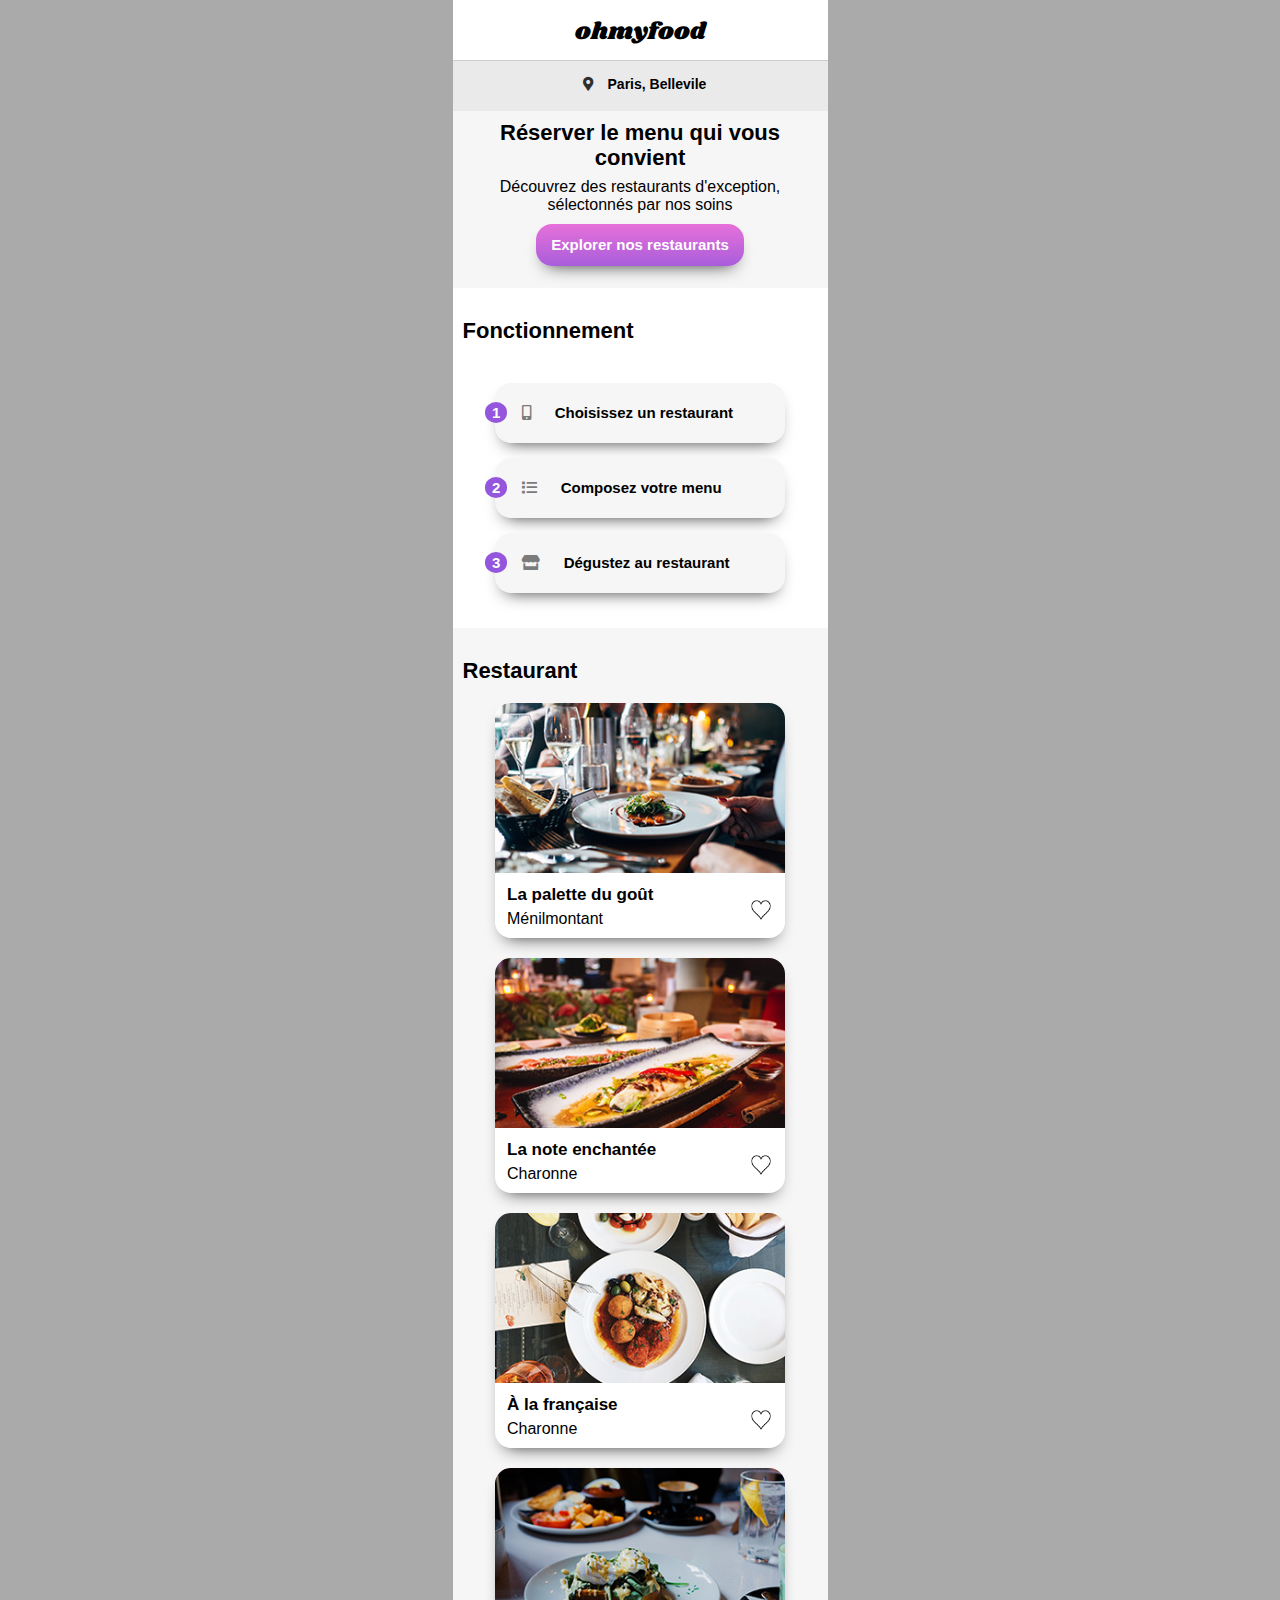
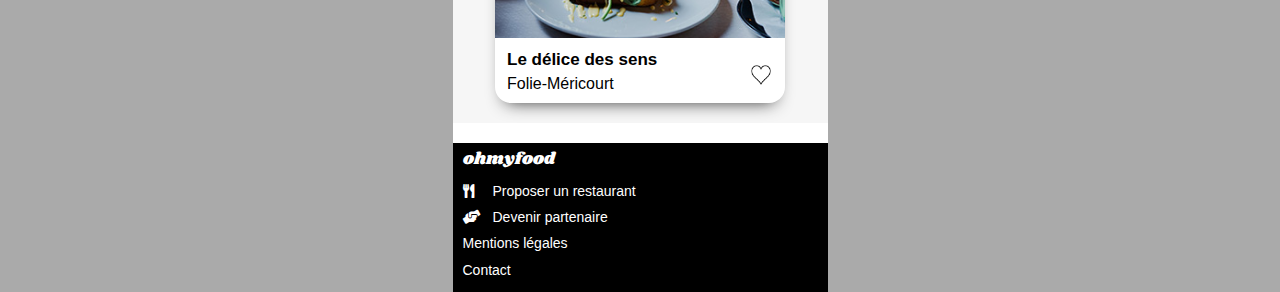
<file: index.html>
<!DOCTYPE html>
<html lang="fr">
<head>
	<meta charset="UTF-8">
	<title>OHMYFOOD</title>
	<link href="https://cdnjs.cloudflare.com/ajax/libs/font-awesome/5.15.4/css/all.min.css" rel="stylesheet"/>
	<link rel="stylesheet" type="text/css" href="css/normalize.css"/>
	<link rel="stylesheet" type="text/css" href="css/style.css"/>

</head>
<body>

<main id="main_wrapper" class="main_wrapper">


	<header id="header" class="header">
		<a href="index.html" >ohmyfood</a>
	</header>


	<div class="locate">
		<span class="locate__content"><i class="fas fa-map-marker-alt"></i> Paris, Bellevile</span>
	</div>

	<div class="reservation">
		<H2>Réserver le menu qui vous convient</H2>
		<div>Découvrez des restaurants d'exception,</br> sélectonnés par nos soins</div>
		<div class="explore">
			<a href="#">Explorer nos restaurants</a>
		</div>
	</div>

	<div class="choice_wrapper">

		<span>Fonctionnement</span>

		<div class="button_wrapper">

			<a href="index.html">
				<span class="round">1</span>
				<i class="fas fa-mobile-alt"></i>
				<span class="text">Choisissez un restaurant</span>
			</a>

			<a href="index.html">
				<span class="round">2</span>
				<i class="fas fa-list"></i>
				<span class="text">Composez votre menu</span>
			</a>

			<a href="index.html" class="active">
				<span class="round">3</span>
				<i class="fas fa-store"></i>
				<span class="text">Dégustez au restaurant</span>
			</a>

		</div>

	</div>

	<div class="resto_wrapper">

		<h3>Restaurant</h3>

		<a href="francaise.html" class="resto_link">
			<div class="illus_wrapper">
				<img src="images/picture/jay_wennington.jpg" class="illus">
			</div>

			<div class="resto_link__info">
				<span class="title">La palette du goût </span>
				<span class="local">Ménilmontant</span>
				<img class="resto_link__info__heart" src="images/assets/heart_bck_white.png" />
			</div>
		</a>

		<a href="index.html" class="resto_link">
			<div class="illus_wrapper">
				<img src="images/picture/louis-hansel-shotsoflouis.jpg" class="illus" />
			</div>

			<div class="resto_link__info">
				<span class="title">La note enchantée</span>
				<span class="local">Charonne</span>
				<img class="resto_link__info__heart" src="images/assets/heart_bck_white.png" />
			</div>
		</a>

		<a href="index.html" class="resto_link">
			<div class="illus_wrapper">
				<img src="images/picture/stil.jpg" class="illus">
			</div>

			<div class="resto_link__info">
				<span class="title">À la française</span>
				<span class="local">Charonne</span>
				<img class="resto_link__info__heart" src="images/assets/heart_bck_white.png" />
			</div>
		</a>

		<a href="index.html" class="resto_link">
			<div class="illus_wrapper">
				<img src="images/picture/toa-heftiba.jpg" class="illus">
			</div>

			<div class="resto_link__info">
				<span class="title">Le délice des sens</span>
				<span class="local">Folie-Méricourt</span>
				<img class="resto_link__info__heart" src="images/assets/heart_bck_white.png" />
			</div>
		</a>


	</div>

	<footer class="footer">
		<span class="footer__title">ohmyfood</span>
		<ul>
			<li><a href="#"><i class="fas fa-utensils"></i>Proposer un restaurant</a></li>
			<li><a href="#"><i class="fas fa-hands-helping"></i>Devenir partenaire</a></li>
			<li><a href="#">Mentions légales</a></li>
			<li><a href="#">Contact</a></li>
		</ul>
	</footer>

</main>



</body>
</html>
</file>
<file: css/style.css>
@import url("https://fonts.googleapis.com/css2?family=Shrikhand&display=swap");
/*--------- VAR  --------- */
/* -- reset --*/
input {
  padding: 0 0;
  border: 0;
  font-family: "Raleway", sans-serif;
}

a {
  text-decoration: none;
  color: #000000;
}

ul {
  list-style: none;
  padding: 0;
  margin: 0;
}

H1, H2, H3, H4, H5 {
  padding: 0;
  margin: 0;
}

/* --------  */
body {
  margin: 0;
  width: auto;
  background-color: #aaaaaa;
  font-family: "Roboto Light", arial;
  align-content: center;
}

.main_wrapper {
  max-width: 375px;
  min-width: 375px;
  margin: auto;
  /*
  max-width: 80%;
  min-width: 80%;

  */
  background-color: #ffffff;
}

.header {
  width: 100%;
  height: 60px;
  display: flex;
  overflow: hidden;
  border-bottom: 1px solid #cdcdcd;
  -webkit-box-shadow: 0 7px 4px -8px #898989;
  -moz-box-shadow: 0 7px 4px -8px #898989;
  box-shadow: 0 7px 4px -8px #898989;
}
.header a {
  width: 100%;
  font-size: 24px;
  font-family: "Shrikhand", cursive;
  margin-top: 18px;
  text-align: center;
}

.locate {
  display: flex;
  height: 50px;
  background-color: #eaeaea;
  font-family: "Roboto Light", arial;
  font-size: 14px;
  font-weight: bold;
}
.locate__content {
  width: 100%;
  margin: 15px 0 15px 0;
  text-align: center;
  font-family: "Roboto Light", arial;
}
.locate__content i {
  width: 30px;
  height: 30px;
  color: #2f2f2f;
}

.reservation {
  display: flex;
  flex-direction: column;
  width: 100%;
  padding-bottom: 12px;
  background-color: #f6f6f6;
}
.reservation H2 {
  margin: 9px 0 7px 0;
  width: 100%;
  flex: 0 0 100%;
  text-align: center;
  font-family: "Roboto Light", arial;
  font-size: 22px;
  font-weight: bold;
}
.reservation div {
  text-align: center;
  flex: 0 0 100%;
  flex-wrap: wrap;
  width: 100%;
}
.reservation .explore {
  margin: 10px 0 10px 0;
  display: flex;
  justify-content: center;
}
.reservation .explore a {
  color: #ffffff;
  padding: 12px 15px 12px 15px;
  border-radius: 16px 16px 16px 16px;
  font-family: "Roboto Light", arial;
  font-size: 15px;
  font-weight: bold;
  background: #A95DDB;
  background: -moz-linear-gradient(top, #e671da 0%, #A95DDB 100%);
  background: -webkit-linear-gradient(top, #e671da 0%, #A95DDB 100%);
  background: linear-gradient(to bottom, #e671da 0%, #A95DDB 100%);
  -webkit-box-shadow: 0px 9px 17px -10px rgba(0, 0, 0, 0.84);
  box-shadow: 0px 9px 17px -10px rgba(0, 0, 0, 0.84);
}
.reservation .explore a:hover {
  -webkit-box-shadow: 0px 9px 19px -13px rgba(0, 0, 0, 0.84);
  box-shadow: 0px 9px 19px -13px rgba(0, 0, 0, 0.84);
  opacity: 0.9;
}

.choice_wrapper {
  padding-bottom: 20px;
}
.choice_wrapper > span {
  display: block;
  font-family: "Roboto Light", arial;
  font-size: 22px;
  font-weight: bold;
  margin: 30px 0 20px 10px;
  flex-wrap: wrap;
  flex: 0 0 100%;
}
.choice_wrapper .button_wrapper {
  width: 100%;
  padding-top: 20px;
  display: flex;
  flex-direction: column;
  align-items: center;
  justify-content: center;
}
.choice_wrapper .button_wrapper a {
  flex-wrap: wrap;
  width: 290px;
  height: 60px;
  border-radius: 16px;
  vertical-align: center;
  line-height: 60px;
  margin-bottom: 15px;
  background-color: #f6f6f6;
  font-family: "Roboto Light", arial;
  font-size: 15px;
  font-weight: bold;
  -webkit-box-shadow: 0px 9px 17px -10px rgba(0, 0, 0, 0.84);
  box-shadow: 0px 9px 17px -10px rgba(0, 0, 0, 0.84);
}
.choice_wrapper .button_wrapper a:hover {
  -webkit-box-shadow: 0px 9px 19px -13px rgba(0, 0, 0, 0.84);
  box-shadow: 0px 9px 19px -13px rgba(0, 0, 0, 0.84);
  opacity: 0.9;
}
.choice_wrapper .button_wrapper a .active {
  background-color: #ffbbea;
  /* marche pas ? */
}
.choice_wrapper .button_wrapper a .round {
  border-radius: 50%;
  background: #9356dc;
  color: #fff;
  padding: 2px 7px;
  border-radius: 50%;
  font-size: 15px;
  margin-left: -10px;
}
.choice_wrapper .button_wrapper a i {
  margin-left: 10px;
  color: #7b7b7b;
}
.choice_wrapper .button_wrapper a .text {
  margin-left: 20px;
}

.resto_wrapper {
  display: flex;
  flex-direction: column;
  width: 100%;
  height: auto;
  align-items: center;
  background-color: #f6f6f6;
}
.resto_wrapper h3 {
  display: block;
  font-family: "Roboto Light", arial;
  font-size: 22px;
  font-weight: bold;
  margin: 30px 0 20px 10px;
  align-self: start;
}
.resto_wrapper .resto_link {
  width: 290px;
  height: auto;
  margin-bottom: 20px;
  background-color: #ffffff;
  overflow: hidden;
  -webkit-box-shadow: 0px 9px 17px -10px rgba(0, 0, 0, 0.84);
  box-shadow: 0px 9px 17px -10px rgba(0, 0, 0, 0.84);
  border-radius: 16px;
}
.resto_wrapper .resto_link:hover {
  -webkit-box-shadow: 0px 9px 19px -13px rgba(0, 0, 0, 0.84);
  box-shadow: 0px 9px 19px -13px rgba(0, 0, 0, 0.84);
  opacity: 0.9;
}
.resto_wrapper .resto_link .illus_wrapper {
  width: 100%;
  background-color: #ffbbea;
  height: 170px;
  overflow: hidden;
}
.resto_wrapper .resto_link .illus_wrapper img.illus {
  width: 100%;
  object-fit: cover;
}
.resto_wrapper .resto_link__info {
  margin-bottom: 6px;
  width: 100%;
  height: auto;
  position: relative;
}
.resto_wrapper .resto_link__info span.title {
  font-family: "Roboto Light", arial;
  font-size: 17px;
  font-weight: bold;
  float: left;
  margin: 12px 0 0 12px;
  clear: both;
}
.resto_wrapper .resto_link__info span.local {
  margin: 5px 0 10px 12px;
  float: left;
  clear: both;
}
.resto_wrapper .resto_link__info__heart {
  height: 20px;
  width: 20px;
  float: right;
  margin: -5px 5% 0 0;
  display: inline-block;
  color: #b6b6b6;
  font-size: 20px;
}
.resto_wrapper .resto_link__info__heart:hover {
  background: #A95DDB;
  background: -moz-linear-gradient(top, #e671da 0%, #A95DDB 100%);
  background: -webkit-linear-gradient(top, #e671da 0%, #A95DDB 100%);
  background: linear-gradient(to bottom, #e671da 0%, #A95DDB 100%);
}

/* ---------- PAGE 2 MENU -------------- */
.menu {
  width: 100%;
  height: auto;
  background-color: #f6f6f6;
  padding-bottom: 20px;
}
.menu .illus_resto {
  width: 100%;
  height: auto;
  clear: both;
}
.menu .illus_resto img {
  width: 100%;
  object-fit: cover;
}
.menu .title {
  width: 100%;
  height: 60px;
  padding-top: 5px;
  margin-top: -27px;
  border-top-left-radius: 26px;
  border-top-right-radius: 26px;
  position: relative;
  background-color: #f6f6f6;
}
.menu .title h2 {
  display: inline-block;
  font-size: 24px;
  font-family: "Shrikhand", cursive;
  float: left;
  margin-left: 15px;
  margin-top: 30px;
}
.menu .title i {
  float: right;
  margin-right: 25px;
  margin-top: 30px;
}
.menu .service {
  width: 100%;
  height: auto;
  margin-bottom: 15px;
  margin-top: 30px;
  margin-left: 15px;
}
.menu .service:after {
  display: block;
  clear: both;
  content: "";
  position: relative;
  left: 0;
  bottom: 0;
  max-width: 250px;
  height: 1px;
  width: 50px;
  border-bottom: 3px solid #99E2D0;
  padding: 4px 0px;
}
.menu .recipe {
  width: 97%;
  max-width: 450px;
  height: auto;
  min-height: 50px;
  margin: auto;
  margin-top: 20px;
  display: flex;
  justify-content: space-between;
  flex-shrink: 0;
  overflow: hidden;
  background-color: #ffffff;
  -webkit-box-shadow: 0px 9px 17px -10px rgba(0, 0, 0, 0.84);
  box-shadow: 0px 9px 17px -10px rgba(0, 0, 0, 0.84);
  border-radius: 16px;
  animation: anim_recipe 1500ms ease-in-out;
}
@keyframes anim_recipe {
  0% {
    transform: translateY(60%);
    opacity: 0;
  }
  100% {
    transform: translateY(0);
    opacity: 1;
  }
}
.menu .recipe__content {
  display: flex;
  flex-direction: column;
  width: 80%;
}
.menu .recipe__content h3, .menu .recipe__content span {
  margin: 0 0 0 14px;
  width: 94%;
  white-space: nowrap;
  overflow: hidden;
  text-overflow: ellipsis;
}
.menu .recipe__content h3 {
  font-size: 17px;
  margin-top: 10px;
}
.menu .recipe__content span {
  font-size: 16px;
  margin-top: 10px;
  margin-bottom: 10px;
}
.menu .recipe__price {
  width: 17%;
  display: flex;
  justify-content: center;
  align-items: flex-end;
}
.menu .recipe__price span {
  font-size: 15px;
  font-weight: bold;
  margin-bottom: 10px;
}
.menu .recipe__check {
  display: flex;
  width: 17%;
  margin-right: -17%;
  background-color: #99E2D0;
  justify-content: center;
  align-items: center;
  transition: margin-right 450ms;
}
.menu .recipe__check i {
  font-size: 20px;
  color: #ffffff;
  opacity: 0.2;
}
.menu .recipe:hover {
  cursor: pointer;
  -webkit-box-shadow: 0px 9px 19px -13px rgba(0, 0, 0, 0.84);
  box-shadow: 0px 9px 19px -13px rgba(0, 0, 0, 0.84);
  opacity: 0.9;
}
.menu .recipe:hover .recipe__check {
  margin-right: 0%;
}
.menu .recipe:hover .recipe__check i {
  opacity: 1;
  transform: rotate(720deg);
  transition: transform 450ms, opacity 750ms;
}

/*-----------------------------------------*/
.footer {
  width: 100%;
  height: auto;
  margin-top: 20px;
  background-color: #000000;
  color: #ffffff;
  display: flex;
  flex-direction: column;
}
.footer__title {
  display: block;
  font-family: "Shrikhand", cursive;
  font-size: 17px;
  margin: 7px 0 5px 10px;
}
.footer ul {
  margin: 7px 0 5px 10px;
}
.footer ul li {
  margin-bottom: 8px;
}
.footer ul li a {
  font-size: 14px;
  color: #ffffff;
}
.footer ul li a i {
  width: 30px;
}

@media screen and (max-width: 992px) and (min-width: 764px) {
  .main_wrapper {
    max-width: 763px;
    min-width: 763px;
    margin: auto;
  }

  .explore {
    margin: 10px 0 10px 0;
    justify-content: flex-start;
  }

  .button_wrapper {
    flex-direction: row;
  }
}

/*# sourceMappingURL=style.css.map */
</file>
